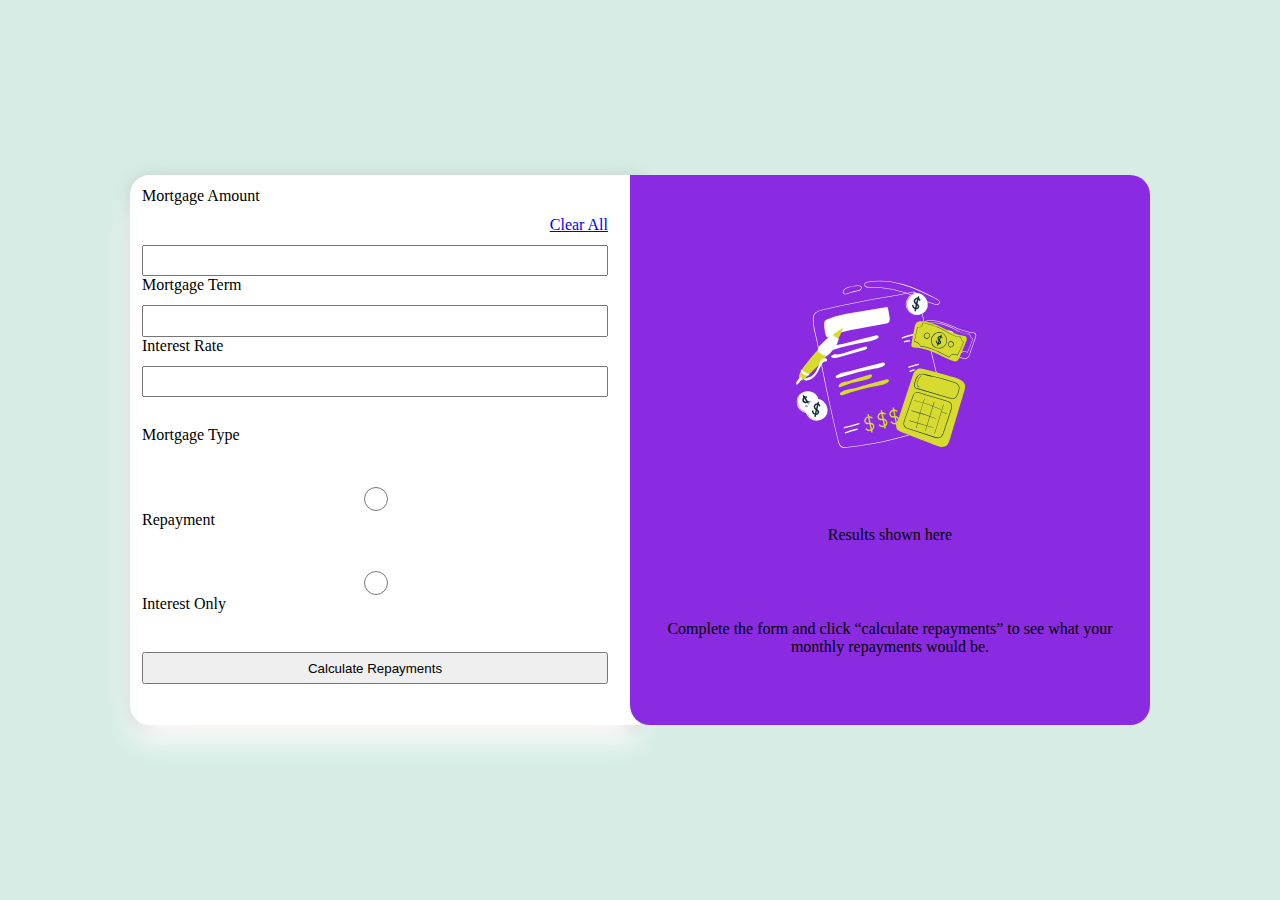
<file: index.html>
<!DOCTYPE html>
<html lang="en">
  <head>
      <meta charset="UTF-8">
      <meta name="viewport" content="width=device-width, initial-scale=1.0"> 
      <link rel="stylesheet" href="/assets/css/mortgagestyle.css">

      <link rel="icon" type="image/png" sizes="32x32" href="./assets/images/favicon-32x32.png">
      
      <title>Frontend Mentor | Mortgage repayment calculator</title>

      <style>
        .attribution { font-size: 11px; text-align: center; }
        .attribution a { color: hsl(228, 45%, 44%); }
      </style>
    </head>
    <body>
      <div class="grid-container">
          <div class="css1">
            <label> Mortgage Amount </label> <a style="text-align: end;" href="https://www.frontendmentor.io?ref=challenge">Clear All</a>
                  <input >
            <label> Mortgage Term </label>
                  <input >
            <label> Interest Rate </label>
                  <input >
                  <br>
                  <label for="question1">Mortgage Type</label><br>
                  <input type="radio" id="paris" name="question1" value="Paris">
                  <label for="paris">Repayment</label><br>
                  <input type="radio" id="london" name="question1" value="London">
                  <label for="london">Interest Only</label><br>
                  <button>Calculate Repayments</button>
                  <br>
          </div>
          <div class="css2">
            <img class="imagen" src="/assets/src/images/illustration-empty.svg" alt="1">
            <p class="text">Results shown here</p>
            <p class="text1">Complete the form and click “calculate repayments” to see what your monthly repayments would be.</p>
          </div>
      </div>

  </body>
</html>
</file>
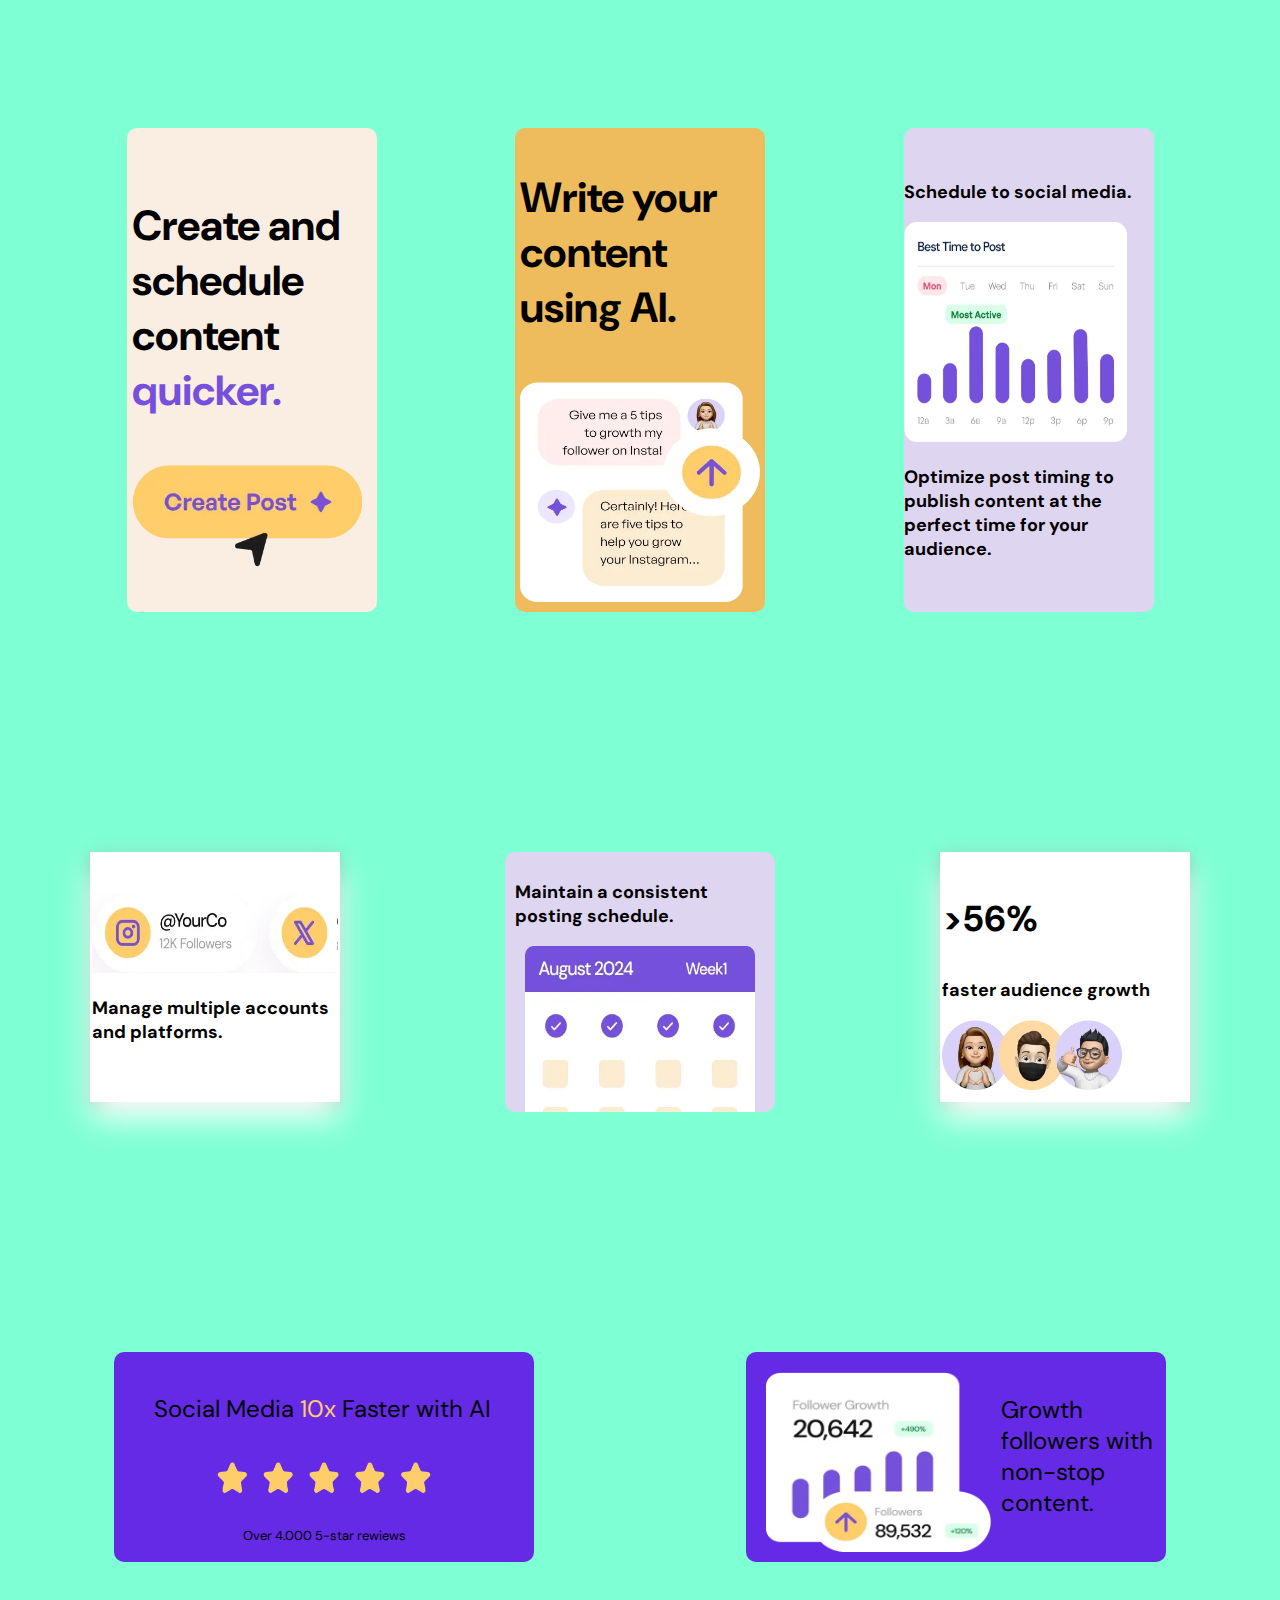
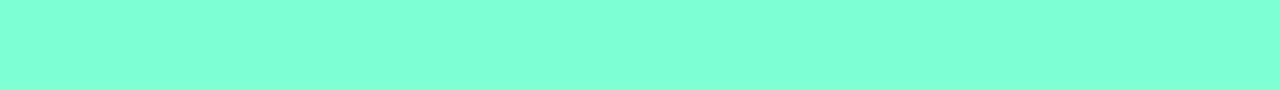
<file: bento.html>
<!DOCTYPE html>
<html lang="en">
    <head>
        <meta charset="UTF-8">
        <meta name="viewport" content="width=device-width, initial-scale=1.0">
        <title>Document</title>
        <link rel="stylesheet" href="/assets/css/bento.css">
        <link rel="preconnect" href="https://fonts.googleapis.com">
        <link rel="preconnect" href="https://fonts.gstatic.com" crossorigin>
        <link href="https://fonts.googleapis.com/css2?family=DM+Sans:ital,opsz,wght@0,9..40,100..1000;1,9..40,100..1000&display=swap" rel="stylesheet">
    </head>
    <body>

    
            <div class="cajon1">

                <div class="caja1">
                    <div class="txt1">
                        <p>Create and schedule content <i style="color: hsl(256, 67%, 59%);">quicker.</i></p>
                    </div>
                    <div>
                        <img class="img1" src="/assets/src/images/illustration-create-post.webp">
                    </div>
                </div>

                <div class="caja2">
                    <div class="txt2">
                        <p>Write your content using AI.</p>
                    </div>
                    <div>
                        <img class="img2" src="/assets/src/images/illustration-ai-content.webp">
                    </div>
                </div>

                <div class="caja3">
                    <div class="txt3-1">
                        <p>Schedule to social media.</p>
                    </div>
                    <div>
                        <img class="img3" src="/assets/src/images/illustration-schedule-posts.webp">
                    </div>
                    <div class="txt3-2">
                        <p>Optimize post timing to publish content at the perfect time for your audience.</p>
                    </div>
                </div>

            </div>
            <div class="cajon2">

                <div class="caja4">
                    <div>
                        <img class="img4" src="/assets/src/images/illustration-multiple-platforms.webp">
                    </div>
                    <div class="txt4">
                        <p>Manage multiple accounts and platforms.</p>
                    </div>
                </div>

                <div class="caja5">
                    <div class="txt5">
                        <p>Maintain a consistent posting schedule.</p>
                    </div>
                    <div>
                        <img class="img5" src="/assets/src/images/illustration-consistent-schedule.webp">
                    </div>
                </div>

                <div class="caja6">
                    <div>
                        <p class="txt6-1">>56%</p>
                        <p class="txt6-2">faster audience growth</p>
                    </div>
                    <div>
                        <img class="img6" src="/assets/src/images/illustration-audience-growth.webp">
                    </div>
                </div>

            </div>
            <div class="cajon3">

                <div class="caja7">
                    <div class="txt7-1">
                        <p>Social Media <a style="color: hsl(39, 100%, 71%);">10x</a> <i>Faster</i> with AI</p>
                    </div>
                    <div>
                        <img class="img7" src="/assets/src/images/illustration-five-stars.webp">
                    </div>
                    <div class="txt7-2">
                        <p>Over 4.000 5-star rewiews</p>
                    </div>
                </div>

                <div class="caja8">
                    <div>
                        <img class="img8" src="/assets/src/images/illustration-grow-followers.webp">
                    </div>
                    <div class="txt8">
                        <p>Growth followers with non-stop content.</p>
                    </div>
                </div>

            </div>

    </body>
</html>
</file>
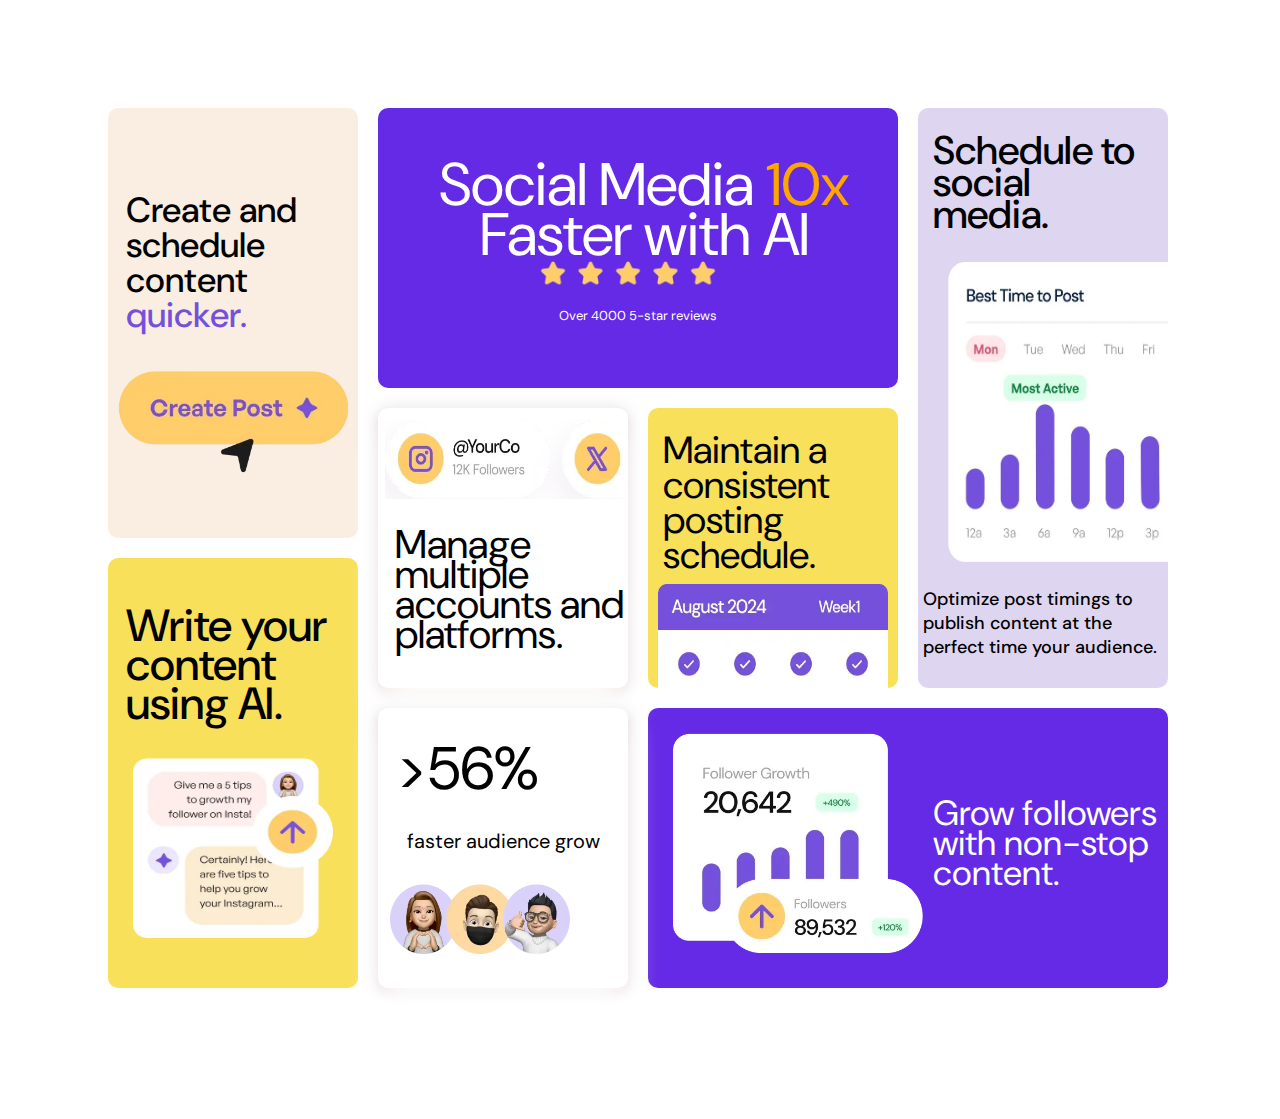
<file: grid.html>
<!DOCTYPE html>
<html lang="en">
<head>
    <meta charset="UTF-8">
    <meta name="viewport" content="width=device-width, initial-scale=1.0">
    <link rel="stylesheet" href="/assets/css/gridStyle.css">
    <link rel="preconnect" href="https://fonts.googleapis.com">
    <link rel="preconnect" href="https://fonts.gstatic.com" crossorigin>
    <link href="https://fonts.googleapis.com/css2?family=DM+Sans:ital,opsz,wght@0,9..40,100..1000;1,9..40,100..1000&display=swap" rel="stylesheet">
    <title>Grid</title>
</head>
<body>
    <div class="grid-container">
        <div class="grid-item1">
            <p class="texto">Create and schedule content <i style="color: hsl(256, 67%, 59%);">quicker.</i></p>
            <img id="imagen" src="/assets/src/images/illustration-create-post.webp" alt="create-post">
        </div>
        <div class="grid-item2">
            <p class="text">Write your content using AI.</p>
            <img class="imagen1" src="/assets/src/images/illustration-ai-content.webp" alt="ai-content">
        </div>
        <div class="grid-item3">
            <p class="text10">Social Media <a style="color: orange;"> 10x </a><i> Faster </i> with AI</p>
            <img class="imagen6" src="/assets/src/images/illustration-five-stars.webp" alt="BMW S1000">
            <p class="text11">Over 4000 5-star reviews</p>
        </div>
        <div class="grid-item4">
            <p class="text3">Schedule to social media.</p>
            <img class="imagen2" src="/assets/src/images/illustration-schedule-posts.webp" alt="BMW S1000">
            <p class="text4">Optimize post timings to publish content at the perfect time your audience.</p>
        </div>
        <div class="grid-item5">
            <img class="imagen7" src="/assets/src/images/illustration-grow-followers.webp" alt="BMW S1000">
            <p class="text12">Grow followers with non-stop content.</p>
        </div>
        <div class="grid-item6">
            <p class="text8">>56%</p>
            <p class="text9">faster audience grow</p>
            <img class="imagen5" src="/assets/src/images/illustration-audience-growth.webp" alt="BMW S1000">
        </div>
        <div class="grid-item7">
            <img class="imagen3" src="/assets/src/images/illustration-multiple-platforms.webp" alt="BMW S1000">
            <p class="text6">Manage multiple accounts and platforms.</p>
        </div>
        <div class="grid-item8">
            <p class="text7">Maintain a consistent posting schedule.</p>
            <img class="imagen4" src="/assets/src/images/illustration-consistent-schedule.webp" alt="BMW S1000">
        </div>
       </div>
    
</body>
</html>
</file>
<file: assets/css/mortgagestyle.css>
body {
    background-color: rgb(214, 236, 229);
    display: flex;
    justify-content: center; 
    align-items: center;     
    height: 100vh;           
    margin: 0;             
}

.grid-container {
    width: 1040px;           
    height: 570px;          
    display: grid;
    padding: 10px;
    grid-template-rows: 500px 500px;
    grid-template-columns: 500px 500px;
    grid-template-areas:
        "area1 area2"
        "area1 area2";
    box-sizing: border-box;  
}

.css1 {
    height: 550px;
    width: 510px;
    padding: 10px;
    display: grid;
    background-color: rgb(255, 255, 255);
    grid-area: area1;
    border: 2px solid rgb(255, 255, 255);
    box-shadow: rgb(255, 255, 255) 0 17px 30px -1px, rgba(185, 53, 53, 0.14) 0 6px 10px 0, rgba(0, 0, 0, .12) 0 1px 18px 0;
    box-sizing: border-box;
    border-top-left-radius: 20px;
    border-bottom-left-radius: 20px;
    padding-right: 30px;
}

.css2 {
    height: 530px;
    width: 500px;
    padding: 10px;
    border-bottom-left-radius: 20px;
    border-top-right-radius: 20px;
    border-bottom-right-radius: 20px;
    background-color: blueviolet;
    display: grid;
    grid-area: area2;
}

.imagen {
    margin-left: 150px;
    margin-top: 90px;
}

.text {
    text-align: center;
    align-items: center;
}

.text1 {
    text-align: center;
}
</file>
<file: assets/css/bento.css>
* {
    font-family: "DM Sans";
    font-optical-sizing: auto;
    font-style: normal;
    color: rgb(0, 0, 0);
}

body {
    justify-content: center;
    background-color: aquamarine;
}

.box {
    border: 10px black;
    margin: 100px 100px 100px 100px;
}

.cajon1 {
    display: flex;
}

.cajon2 {
    display: flex;
}

.cajon3 {
    display: flex;
}



.caja1 {
    background-color: hsl(31, 66%, 93%);
    width: 250px;
    align-content: center;
    margin: 120px auto 120px auto;
    border-radius: 10px;
}

.txt1 {
    font-weight: bold;
    font-size: 42px;
    margin: 5px;
}

.img1 {
    height: 110px;
    width: 230px;
    margin: 5px;
}


.caja2 {
    background-color: rgb(238, 187, 93);
    width: 250px;
    align-content: center;
    margin: 120px 20px 120px 20px;
    border-radius: 10px;
}

.txt2 {
    font-weight: bold;
    font-size: 42px;
    margin: 5px;
}

.img2 {
    height: 220px;
    width: 240px;
    margin: 5px;
}


.caja3 {
    background-color: hsl(259, 50%, 89%);
    width: 250px;
    align-content: center;
    margin: 120px auto 120px auto;
    border-radius: 10px;
}

.txt3-1 {
    font-weight: bold;
    font-size: 18px;
}

.txt3-2 {
    font-weight: bold;
    font-size: 18px;
}

.img3 {
    height: 220px;
    width: 223px;
}


.caja4 {
    background-color: rgb(255, 255, 255);
    height: 250px;
    width: 250px;
    align-content: center;
    margin: 120px auto 120px auto;
    border: 2px solid rgb(255, 255, 255);
    color: #000000;
    box-shadow: rgb(255, 255, 255) 0 17px 30px -1px,rgba(185, 53, 53, 0.14) 0 6px 10px 0,rgba(0, 0, 0, .12) 0 1px 18px 0;
    box-sizing: border-box;
    overflow: hidden;
}

.txt4 {
    font-weight: bold;
    font-size: 18px;
}

.img4 {
    height: 80px;
    width: 340px;
}


.caja5 {
    background-color: hsl(259, 50%, 89%);
    width: 250px;
    height: 250px;
    align-content: center;
    margin: 120px auto 120px auto;
    border-radius: 10px;
    text-align: start;
    padding: 10px 10px 0px 10px;
    overflow: hidden;
}

.txt5 {
    font-weight: bold;
    font-size: 18px;
}

.img5 {
    height: 190px;
    width: 230px;
    margin: auto 10px auto 10px;
}


.caja6 {
    background-color: rgb(255, 255, 255);
    height: 250px;
    width: 250px;
    align-content: center;
    margin: 120px auto 120px auto;
    border: 2px solid rgb(255, 255, 255);
    color: #000000;
    box-shadow: rgb(255, 255, 255) 0 17px 30px -1px,rgba(185, 53, 53, 0.14) 0 6px 10px 0,rgba(0, 0, 0, .12) 0 1px 18px 0;
    box-sizing: border-box;
}

.txt6-1 {
    font-weight: bold;
    font-size: 36px;
}

.txt6-2 {
    font-weight: bold;
    font-size: 18px;
}

.img6 {
    height: 70px;
    width: 180px;
}


.caja7 {
    background-color: hsl(259, 78%, 53%);
    width: 400px;
    height: 200px;
    align-content: center;
    margin: 120px auto 120px auto;
    border-radius: 10px;
    text-align: start;
    padding: 10px 10px 0px 10px;
    overflow: hidden;
}

.txt7-1 {
    font-size: x-large;
    display: flex;
    margin-top: 1px;
    margin-bottom: 1px;
    margin-left: 30px;
    color: white;
}

.txt7-2 {
    font-size: small;
    text-align: center;
    color: white;
}

.img7 {
    height: 40px;
    width: 220px;
    padding: 10px;
    margin-left: 80px;
}


.caja8 {
    background-color: hsl(259, 78%, 53%);
    width: 400px;
    height: 200px;
    align-content: center;
    margin: 120px auto 120px auto;
    border-radius: 10px;
    text-align: start;
    padding: 10px 10px 0px 10px;
    overflow: hidden;
    display: flex;
}

.txt8 {
    font-size: x-large;
    text-align: left;
    margin-top: 8px;
    color: white;
}

.img8 {
    height: 180px;
    width: 225px;
    padding: 10px;
    margin-bottom: 5px;
}
</file>
<file: assets/css/gridStyle.css>
* {
    font-family: "DM Sans";
    font-optical-sizing: auto;
    font-style: normal;
}



.grid-container {
    background-color: rgb(255, 255, 255);
    width: 1400px;
    height: 903px;
    display: grid;
    grid-template-rows: 280px 130px 130px 280px;
    grid-template-columns: 250px 250px 250px 250px;
    grid-gap: 20px;
    padding: 100px;
    margin: 0px;
    align-items: center;
    grid-template-areas:
        "area1 area3 area3 area4"
        "area1 area7 area8 area4"
        "area2 area7 area8 area4"
        "area2 area6 area5 area5";
}

/* Tarjeta 1 */
.grid-item1 {
    width: 100%;
    height: 100%;
    text-align: auto;
    grid-area: area1;
    border-radius: 10px;
    background-color: hsl(31, 66%, 93%);
    align-content: center;
    border-radius: 10px;
}

#imagen {
    height: 110px;
    width: 230px;
    padding: 10px;
    margin: 10px auto 80px;
    
}

.texto {
    display: block;
    margin: 3px;
    margin-top: 70px;
    padding: 15px;
    font-size: 35px;
    text-align: start;
    font-weight: 500;
    line-height: 35px;
}


/* Tarjeta 2 */
.grid-item2 {
    background-color:rgb(248, 224, 90);
    align-content: center;
    border-radius: 10px;
    width: 100%;
    height: 100%;
    text-align: auto;
    grid-area: area2;
}

.imagen1 {
    height: 180px;
    width: 200px;
    padding: 10px;
    margin: 10px auto 10px;
    display: flex;
}

.text {
    display: block;
    margin: 3px;
    padding: 15px;
    font-size: 45px;
    line-height: 39px;
    font-weight: 500;
}


/* Tarjeta 3 */
.grid-item3 {
    background-color: hsl(259, 78%, 53%);
    align-content: center;
    text-align: start;
    width: 100%;
    height: 100%;
    text-align: auto;
    grid-area: area3;
    border-radius: 10px;
}

.imagen6 {
    height: 30px;
    width: 180px;
    margin-left: 160px;
}


.text10 {
    font-size: 60px;
    margin-left: 12px;
    text-align: center;
    color: white;
    margin-top: -0px;
    margin-bottom: -1px;
    line-height: 50px;
}

.text11 {
    font-size: small;
    text-align: center;
    color: white;
}

/* Tarjeta 4 */
.grid-item4 {
    background-color: hsl(259, 50%, 89%);
    align-content: center;
    width: 100%;
    height: 100%;
    text-align: auto;
    grid-area: area4;
    margin-right: 300px;
    border-radius: 10px;
    overflow: hidden;
}

.imagen2 {
    height: 300px;
    width: 300px;
    padding: 10px;
    margin: 10px auto 10px 20px;
}

.text3 {
    margin-top: 5px;
    margin-bottom: -3px;
    text-align: center;
    padding: 15px;
    font-size: 40px;
    text-align: start;
    font-weight: 500;
    line-height: 32px;
}

.text4 {
    margin-top: -5px;
    font-size: 18px;
    display: block;
    text-align: center;
    padding: 5px;
    text-align: start;
    font-weight: 500;
}

/* Tarjeta 5 */
.grid-item5 {
    background-color: hsl(259, 78%, 53%);
    align-content: center;
    text-align: start;
    display: flex;
    width: 100%;
    height: 100%;
    text-align: auto;
    grid-area: area5;
    border-radius: 10px;
    overflow: hidden;
}

.imagen7 {
    height: 220px;
    width: 400px;
    padding: 10px;
    margin-top: 15px;
    margin-left: 15px;
}


.text12 {
    font-size: 35px;
    line-height: 30px;
    text-align: left;
    margin-top: 90px;
    color: white;
}

/* Tarjeta 5 */
.grid-item6 {
    align-content: center;
    border: 2px solid rgb(255, 255, 255);
    color: #000000;
    box-shadow: rgb(255, 255, 255) 0 17px 30px -1px,rgba(185, 53, 53, 0.14) 0 6px 10px 0,rgba(0, 0, 0, .12) 0 1px 18px 0;
    box-sizing: border-box;
    overflow: hidden;
    width: 100%;
    height: 100%;
    background: rgb(255, 255, 255);
    text-align: auto;
    grid-area: area6;
    border-radius: 10px;
    overflow: hidden;
}

.imagen5 {
    height: 70px;
    width: 180px;
    padding: 10px;
}


.text8 {
    font-size: 60px;
    display: flex;
    margin-top: 1px;
    margin-bottom: 1px;
    text-align: center;
    padding-left: 15px;
}

.text9 {
    font-size: 20px;
    text-align: center;
}

/* Tarjeta 6 */
.grid-item7 {
    align-content: center;
    border: 2px solid rgb(255, 255, 255);
    color: #000000;
    box-shadow: rgb(255, 255, 255) 0 17px 30px -1px,rgba(185, 53, 53, 0.14) 0 6px 10px 0,rgba(0, 0, 0, .12) 0 1px 18px 0;
    box-sizing: border-box;
    overflow: hidden;
    width: 100%;
    height: 100%;
    background: rgb(255, 255, 255);
    text-align: auto;
    grid-area: area7;
    border-radius: 10px;
}

.imagen3 {
    height: 80px;
    width: 340px;
    padding: 5px;
    margin-top: -200px;
}


.text6 {
    font-size: 40px;
    line-height: 30px;
    display: flex;
    margin-top: 20px;
    margin-bottom: -40px;
    padding-left: 15px;
}

/* Tarjeta 7 */
.grid-item8 {
    align-content: center;
    text-align: start;
    overflow: hidden;
    width: 100%;
    height: 100%;
    background: rgb(248, 224, 90);
    text-align: auto;
    grid-area: area8;
    border-radius: 10px;
    overflow: hidden;
}

.imagen4 {
    height: 190px;
    width: 230px;
    padding: 10px;
}


.text7 {
    font-size: 38px;
    line-height: 35px;
    display: flex;
    margin-top: 1px;
    margin-bottom: 1px;
    margin-top: 10px;
    padding-left: 15px;
    padding-top: 15px;
}
</file>
